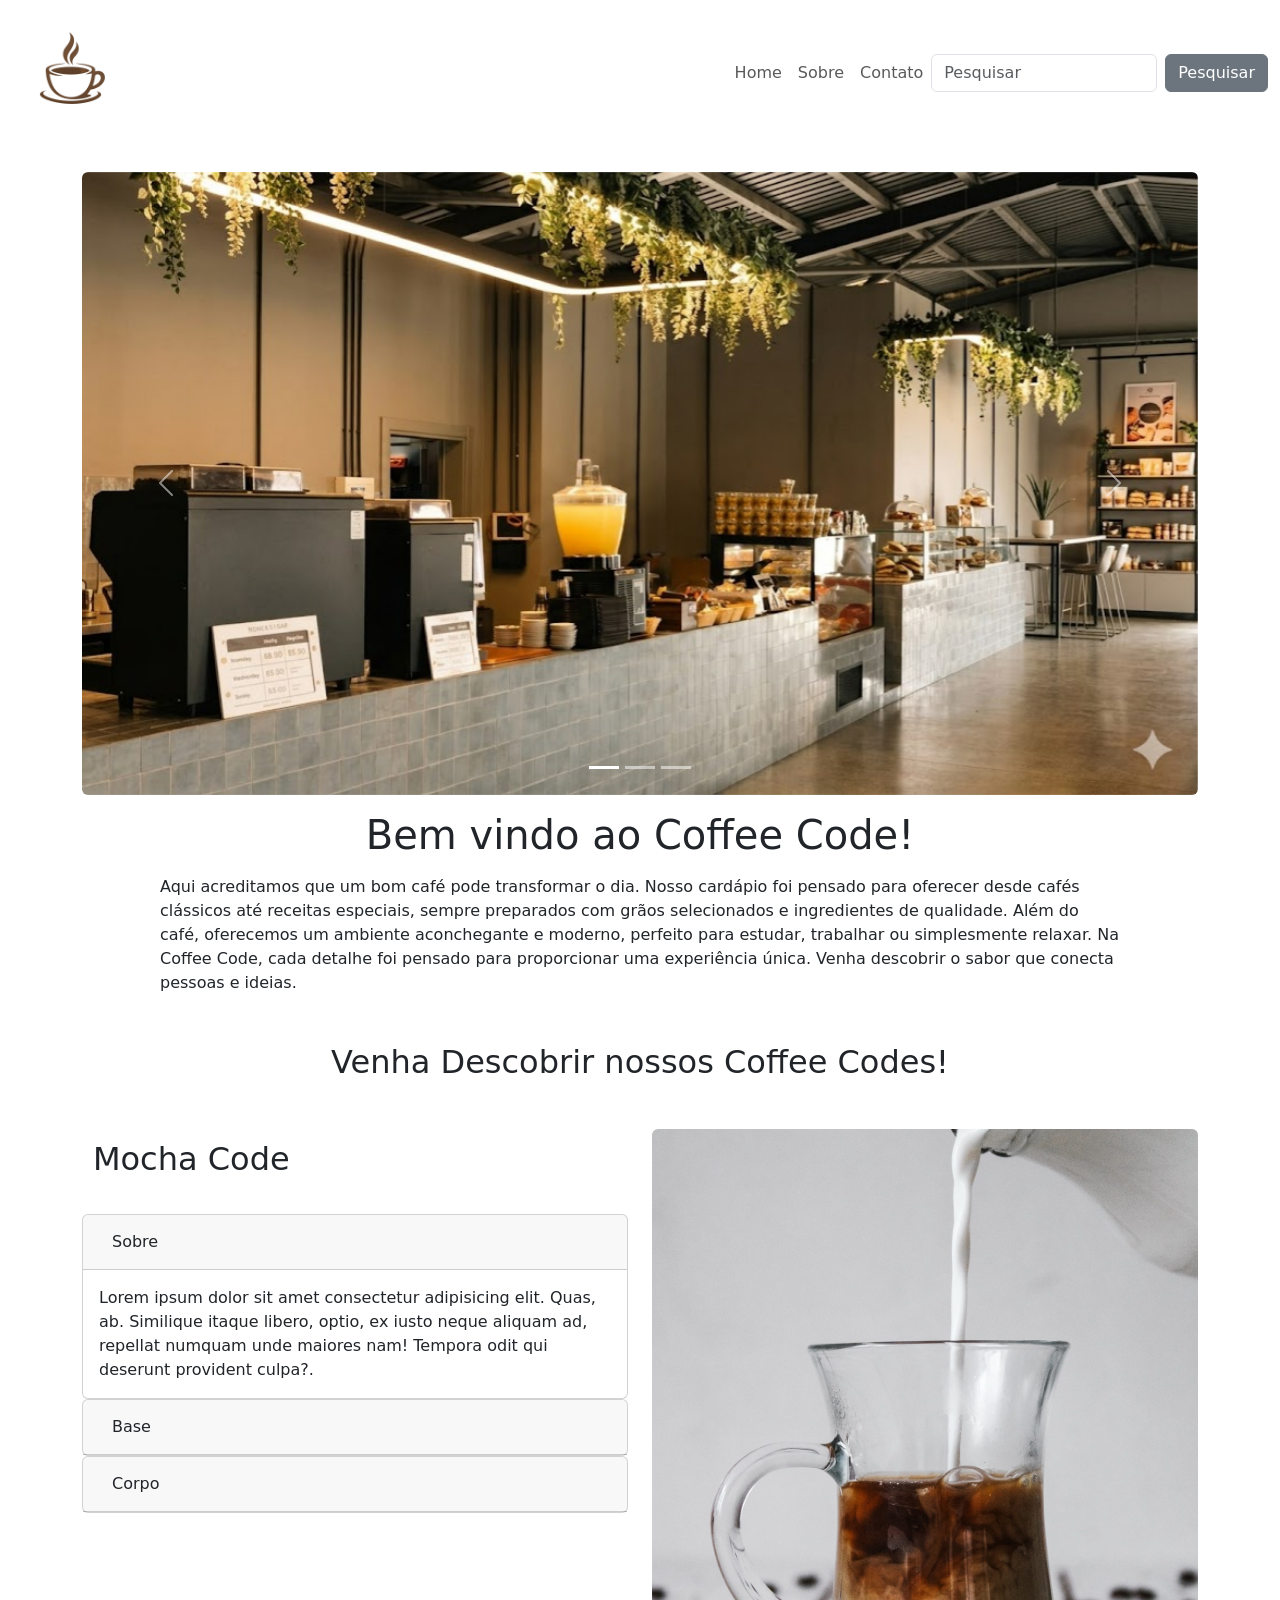
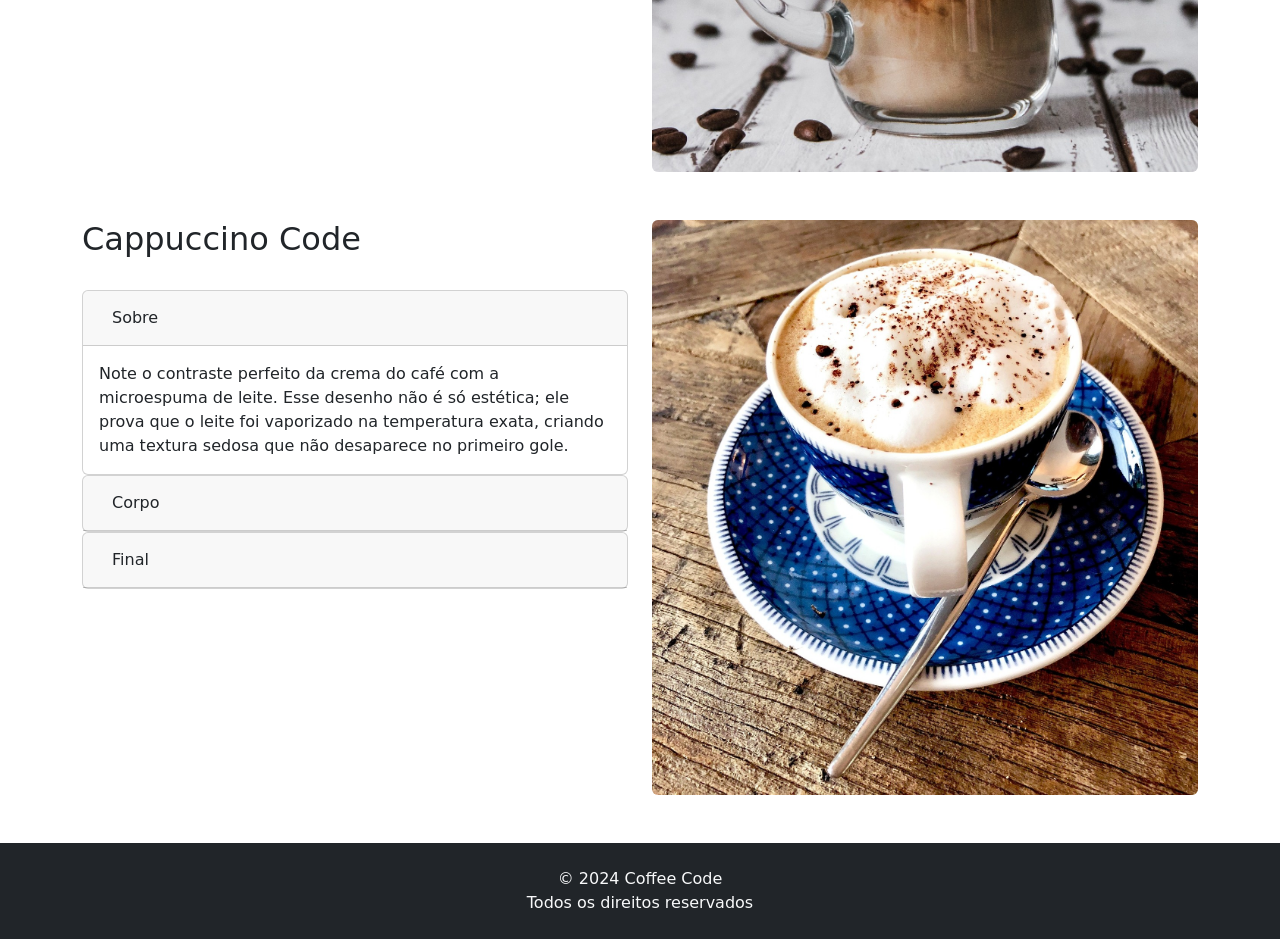
<file: index.html>
<!DOCTYPE html>
<html lang="pt-br">

<head>
  <meta charset="UTF-8">
  <meta name="viewport" content="width=device-width, initial-scale=1.0">
  <link rel="stylesheet" href="./Style/style.css">
  <title>Coffee Code</title>
  <link href="https://cdn.jsdelivr.net/npm/bootstrap@5.3.8/dist/css/bootstrap.min.css" rel="stylesheet"
    integrity="sha384-sRIl4kxILFvY47J16cr9ZwB07vP4J8+LH7qKQnuqkuIAvNWLzeN8tE5YBujZqJLB" crossorigin="anonymous">
</head>

<body>

  <script src="https://cdn.jsdelivr.net/npm/bootstrap@5.3.8/dist/js/bootstrap.bundle.min.js"
    integrity="sha384-FKyoEForCGlyvwx9Hj09JcYn3nv7wiPVlz7YYwJrWVcXK/BmnVDxM+D2scQbITxI"
    crossorigin="anonymous"></script>

  <header>
    <div class="navbar navbar-expand-sm bg-muted navbar-muted">
      <div class="container-fluid">
        <a class="navbar-brand" href="index.html"><img class="img-fluid" style="max-width: 120px;"
            src="./Imagem/logo3.0.png" alt=""></a>
        <button class="navbar-toggler" type="button" data-bs-toggle="collapse" data-bs-target="#collapsibleNavbar">
          <span class="navbar-toggler-icon"></span>
        </button>

        <div class="collapse navbar-collapse" id="collapsibleNavbar">
          <ul class="navbar-nav ms-auto">
            <li class="nav-item">
              <a class="nav-link" href="index.html">Home</a>
            </li>
            <li class="nav-item">
              <a class="nav-link" href="sobre.html">Sobre</a>
            </li>
            <li class="nav-item">
              <a class="nav-link" href="contato.html">Contato</a>
            </li>
          </ul>

          <form class="d-flex">
            <input class="form-control me-2 h-99" type="text" placeholder="Pesquisar">
            <button class="btn btn-secondary" type="button">Pesquisar</button>
          </form>
        </div>
      </div>
  </header>

  <main class="container">
    <div id="demo" class="carousel slide" data-bs-ride="carousel">

      <div class="carousel-indicators">
        <button type="button" data-bs-target="#demo" data-bs-slide-to="0" class="active"></button>
        <button type="button" data-bs-target="#demo" data-bs-slide-to="1"></button>
        <button type="button" data-bs-target="#demo" data-bs-slide-to="2"></button>
      </div>

      <div class="carousel-inner rounded">
        <div class="carousel-item active">
          <img src="./Imagem/carrossel1.jpg" alt="Cafeteria" class="d-block" style="width:100%">
        </div>
        <div class="carousel-item">
          <img src="./Imagem/carrossel2.jpg" alt="Cafeteria" class="d-block" style="width:100%">
        </div>
        <div class="carousel-item">
          <img src="./Imagem/carrossel3.jpg" alt="Cafeteria" class="d-block" style="width:100%">
        </div>
      </div>

      <button class="carousel-control-prev" type="button" data="#demo" data-bs-slide="prev">
        <span class="carousel-control-prev-icon"></span>
      </button>
      <button class="carousel-control-next" type="button" data-bs-target="#demo" data-bs-slide="next">
        <span class="carousel-control-next-icon"></span>
      </button>

    </div>
  </main>

  <section>
    <div>
      <h1 class="text-center m-3">Bem vindo ao Coffee Code!</h1>
      <p class="w-75 mx-auto">
        Aqui acreditamos que um bom café pode transformar o dia. Nosso cardápio foi pensado para oferecer
        desde cafés clássicos até receitas especiais, sempre preparados com grãos selecionados e ingredientes de
        qualidade.
        Além do café, oferecemos um ambiente aconchegante e moderno, perfeito para estudar, trabalhar ou simplesmente
        relaxar.
        Na Coffee Code, cada detalhe foi pensado para proporcionar uma experiência única.
        Venha descobrir o sabor que conecta pessoas e ideias.
      </p>
    </div>

    <h2 class="text-center m-5">Venha Descobrir nossos Coffee Codes!</h2>
  </section>

  <article class="container m-5 mx-auto">
    <div class="row">
      <div class="col-md-6">
        <div class="row">
          <div class="col-12 mb-4">
            <h2 style="margin: 2%;">Mocha Code</h2>
          </div>
          <div class="col-12">
            <div id="accordionExemplo">

              <div class="card">
                <div class="card-header">
                  <button class="btn btn-accordion" data-bs-toggle="collapse"
                    data-bs-target="#collapseCoffee">Sobre</button>
                </div>
                <div id="collapseCoffee" class="collapse show">
                  <div class="card-body">
                    Lorem ipsum dolor sit amet consectetur adipisicing elit.
                    Quas, ab. Similique itaque libero, optio, ex iusto neque aliquam ad,
                    repellat numquam unde maiores nam! Tempora odit qui deserunt provident culpa?.
                  </div>
                </div>
              </div>

              <div class="card">
                <div class="card-header">
                  <button class="btn btn-accordion" data-bs-toggle="collapse"
                    data-bs-target="#collapseBase">Base</button>
                </div>
                <div id="collapseBase" class="collapse">
                  <div class="card-body">
                    Uma camada densa de chocolate premium, garantindo o "commit" inicial de doçura.
                  </div>
                </div>
              </div>

              <div class="card">
                <div class="card-header">
                  <button class="btn btn-accordion" data-bs-toggle="collapse"
                    data-bs-target="#collapseCorpo">Corpo</button>
                </div>
                <div id="collapseCorpo" class="collapse">
                  <div class="card-body">
                    Espresso intenso fundido com leite vaporizado, criando a interface suave e robusta.
                  </div>
                </div>
              </div>



            </div>
          </div>
        </div>
      </div>

      <div class="col-md-6">
        <img src="./Imagem/mochaet2.jpg" alt="Mocha Café" class="img-fluid rounded">
      </div>

    </div>
  </article>


  <article class="container">
    <div class="row">
      <div class="col-md-6">
        <div class="row">

          <div class="col-12 mb-4">
            <h2>Cappuccino Code</h2>
          </div>

          <div class="col-12">
            <div id="accordionExemplo">

              <div class="card">
                <div class="card-header">
                  <button class="btn btn-accordion" data-bs-toggle="collapse"
                    data-bs-target="#collapseCoffee">Sobre</button>
                </div>
                <div id="collapseCoffee" class="collapse show">
                  <div class="card-body">
                    Note o contraste perfeito da crema do café com a microespuma de leite.
                    Esse desenho não é só estética; ele prova que o leite foi vaporizado na temperatura exata,
                    criando uma textura sedosa que não desaparece no primeiro gole.
                  </div>
                </div>
              </div>

              <div class="card">
                <div class="card-header">
                  <button class="btn btn-accordion" data-bs-toggle="collapse"
                    data-bs-target="#collapseBase">Corpo</button>
                </div>
                <div id="collapseBase" class="collapse">
                  <div class="card-body">
                    Diferente do Mocha, aqui o foco é a harmonia entre o amargor do espresso
                    e a doçura natural do leite. É uma bebida estruturada, onde a espuma densa no topo protege o calor e
                    o aroma do café.
                  </div>
                </div>
              </div>

              <div class="card">
                <div class="card-header">
                  <button class="btn btn-accordion" data-bs-toggle="collapse"
                    data-bs-target="#collapseCorpo">Final</button>
                </div>
                <div id="collapseCorpo" class="collapse">
                  <div class="card-body">
                    Esse polvilhado leve traz uma camada sensorial extra, transformando uma simples pausa em um momento
                    de alta performance.
                  </div>
                </div>
              </div>

            </div>
          </div>
        </div>
      </div>

      <div class="col-md-6">
        <img src="./Imagem/cappuccino.jpg" alt="Mocha Café" class="img-fluid rounded w-65 h-65"
          style="object-fit: cover;">
      </div>

    </div>
  </article>

  <footer class="bg-dark text-light text-center py-4 mt-5">
    <div class="container">
      <div>
        <p class="mb-0">© 2024 Coffee Code</p>
        <p class="mb-0">Todos os direitos reservados</p>
      </div>
    </div>
  </footer>

</body>

</html>
</file>
<file: Style/style.css>
/*
 body {
    background-color: aliceblue;
    font-family:'Lucida Sans', 'Lucida Sans Regular', 'Lucida Grande', 'Lucida Sans Unicode', Geneva, Verdana, sans-serif
}


header {
    display: flex;
    justify-content: space-between;
    align-items: center;
    flex-wrap: wrap;
    margin-left: 10%;
    margin-right: 10%;
    }
    

main {
    display: block;
    justify-items: center;
    align-content: center;
    margin-top: 2%;
}

section {
    display: flex;
    justify-content: center;
    margin-top: 2%;
}

article {
    display: flex;
    margin: 2% 10%;
    align-items: center;
    justify-content: space-around;
}

 footer {
    display: flex;
    justify-content: space-between; 
    align-items: center; 
    background-color: rgb(39, 10, 10);
    color: white;
    gap: 20px;
    height: 17%;
}

footer div {
    font-size: smaller;
    align-items: center;
    margin-left: 5%;
    width: 350px;
}


div {
    width: 20%;
}

.form {
    display: flex;
    justify-content: center;
    margin: 0% 3%;
}

.form form {
    display: flex;
    flex-direction: column; 
    gap: 10px;
    width: 300px;
    margin-bottom: 2%;
}

textarea {
    width: 100%;
    height: 150px; 
    padding: 10px;
}

main {
    display: flex;
    justify-content: center;
    max-width: 100%;
    margin: 0 auto;
}
    */

 body {
    background-color: aliceblue;
    font-family:'Lucida Sans', 'Lucida Sans Regular', 'Lucida Grande', 'Lucida Sans Unicode', Geneva, Verdana, sans-serif
}

header {
    margin-bottom: 2%;
}

section {
    margin: auto;
    align-items: center;
}
</file>
